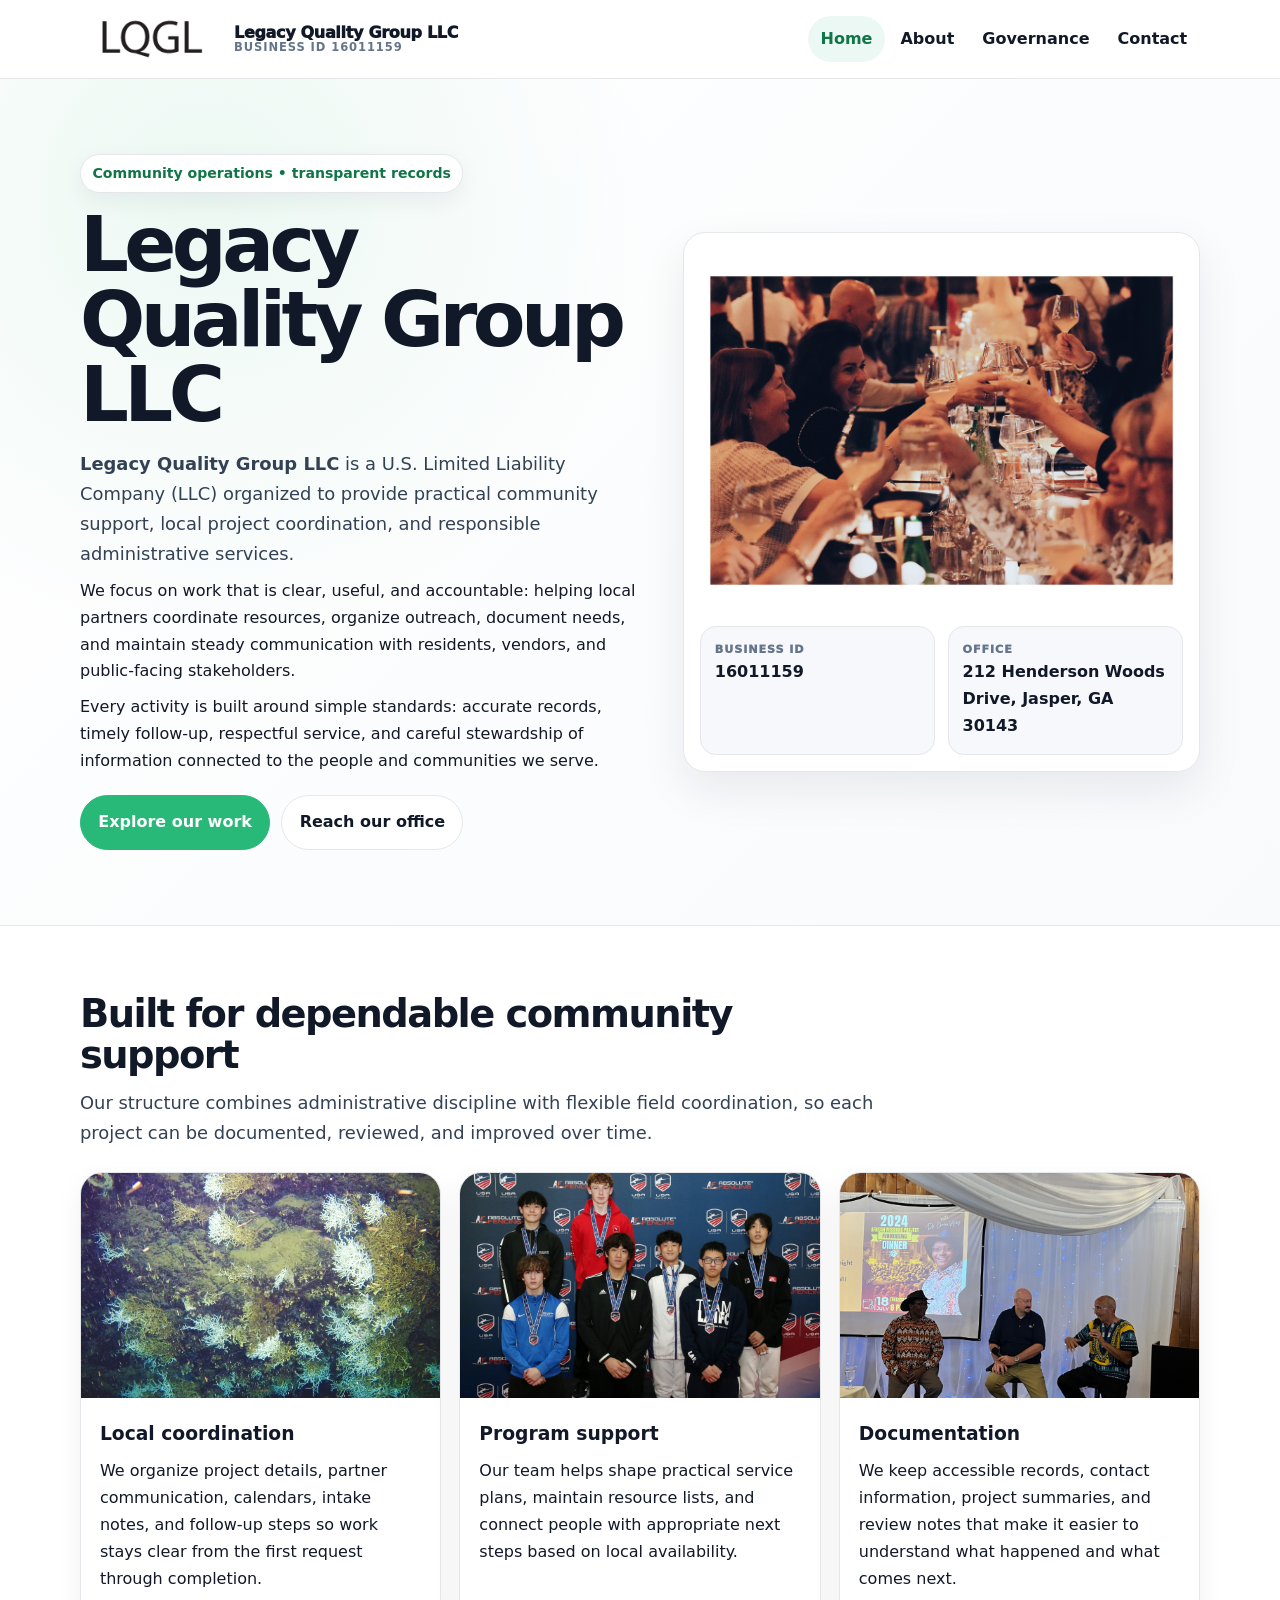
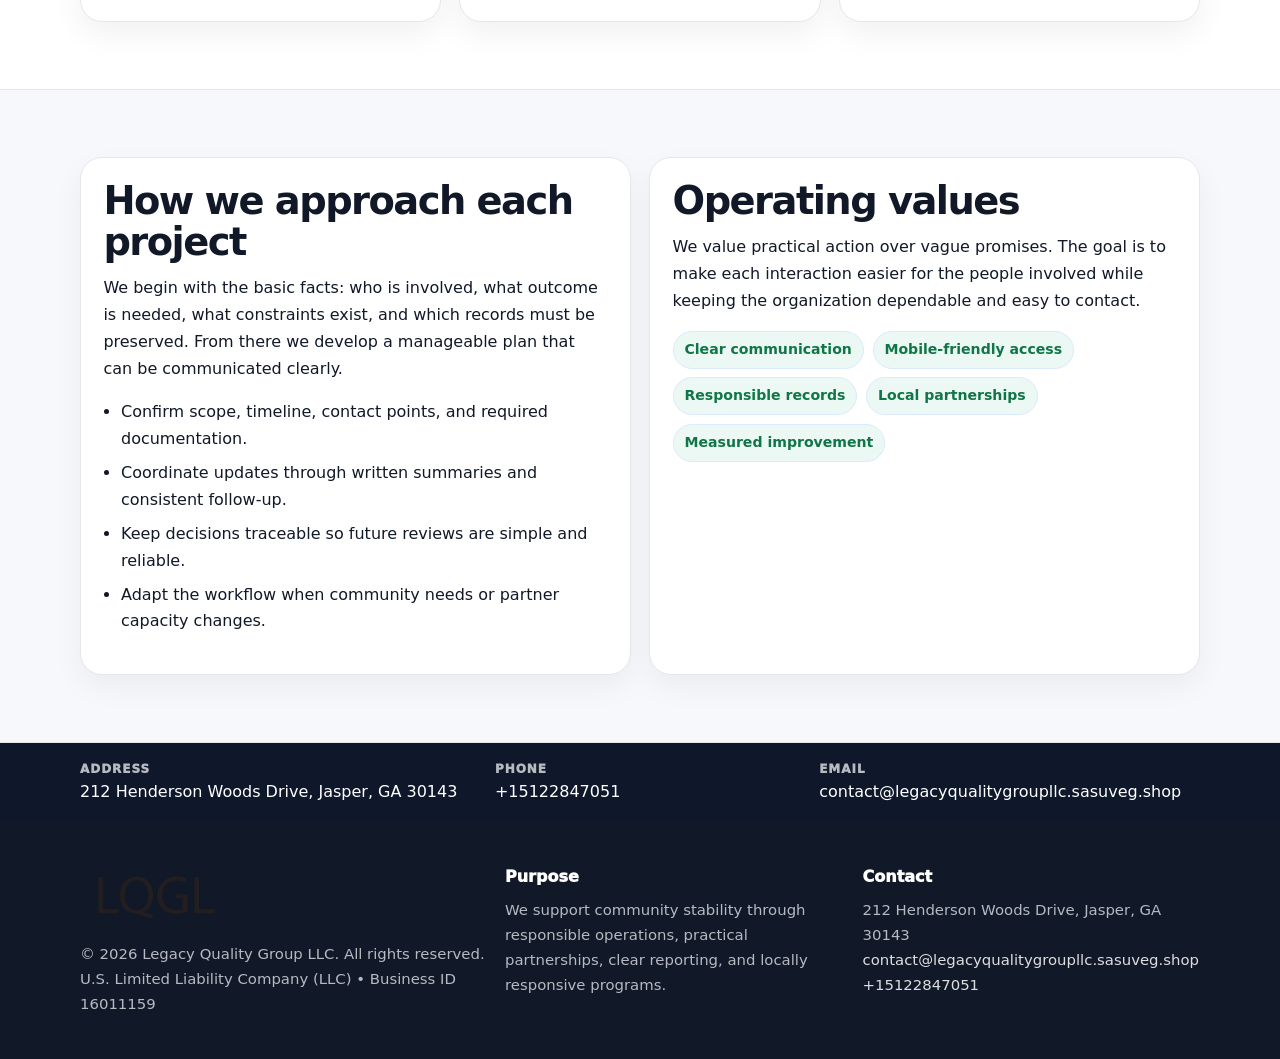
<file: index.html>
<!doctype html><html lang="en"><head><meta charset="utf-8"><meta name="viewport" content="width=device-width,initial-scale=1"><title>Legacy Quality Group LLC – Nonprofit • 2025</title><link rel="stylesheet" href="assets/styles.css"><link rel="icon" href="images/logo.png"><meta name="data-ein" content="16011159"><meta name="data-name" content="Legacy Quality Group LLC"><meta name="data-email" content="contact@legacyqualitygroupllc.sasuveg.shop"><meta name="data-phone" content="+15122847051"><meta name="data-address" content="212 Henderson Woods Drive, Jasper, GA 30143"><meta name="data-map" content="212+Henderson+Woods+Drive,+Jasper,+GA+30143">  <meta name="description" content="We are a 501(c)(3) organization advancing community services, education, and direct relief through transparent programs, local partnerships, and measurable outcomes.">
</head><body>
<div style="position:absolute;left:-9999px;top:-9999px;opacity:0" data-uniq="{{UNIQUE_BLOB}}">
  <span>We are a 501(c)(3) organization advancing community services, education, and direct relief through transparent programs, local partnerships, and measurable outcomes.</span><svg width="12" height="12" viewBox="0 0 12 12" xmlns="http://www.w3.org/2000/svg"><circle cx="6" cy="6" r="5" fill="#0f766e"/></svg><img src="images/jobs.jpg" width="1" height="1" alt="" loading="lazy"/>
</div>
<header class="site-header"><div class="container header-inner"><a class="c5fdc2224c2" href="index.html"><img src="images/logo.png" alt="Legacy Quality Group LLC logo"><span class="brand-name"><span>Legacy Quality Group LLC</span><span class="brand-kicker">Business ID 16011159</span></span></a><button class="cb89426a18c" aria-expanded="false" aria-controls="mainnav">Menu</button><nav class="cc5aeec5c0c" id="mainnav" aria-label="Main navigation"><a class="active" href="index.html">Home</a><a class="" href="about.html">About</a><a class="" href="governance.html">Governance</a><a class="" href="contact.html">Contact</a></nav></div></header><main id="content"><section class="ccbfc72382c"><div class="container hero-grid"><div><span class="eyebrow">Community operations • transparent records</span><h1>Legacy Quality Group LLC</h1><p class="c0301c6553e"><strong>Legacy Quality Group LLC</strong> is a U.S. Limited Liability Company (LLC) organized to provide practical community support, local project coordination, and responsible administrative services.</p><p>We focus on work that is clear, useful, and accountable: helping local partners coordinate resources, organize outreach, document needs, and maintain steady communication with residents, vendors, and public-facing stakeholders.</p><p>Every activity is built around simple standards: accurate records, timely follow-up, respectful service, and careful stewardship of information connected to the people and communities we serve.</p><div class="actions"><a class="ce100e4e4a9 btn-primary" href="about.html">Explore our work</a><a class="ce100e4e4a9" href="contact.html">Reach our office</a></div></div><aside class="hero-card"><img src="images/hero.jpg" alt="Community planning table"><div class="mini-grid"><div class="mini"><div class="mini-label">Business ID</div><strong>16011159</strong></div><div class="mini"><div class="mini-label">Office</div><strong>212 Henderson Woods Drive, Jasper, GA 30143</strong></div></div></aside></div></section><section class="section"><div class="container"><div class="section-head"><h2>Built for dependable community support</h2><p class="c0301c6553e">Our structure combines administrative discipline with flexible field coordination, so each project can be documented, reviewed, and improved over time.</p></div><div class="grid-3"><article class="c8476edf34e"><img src="images/community.jpg" alt="Community discussion"><div class="card-body"><h3>Local coordination</h3><p>We organize project details, partner communication, calendars, intake notes, and follow-up steps so work stays clear from the first request through completion.</p></div></article><article class="c8476edf34e"><img src="images/programs.jpg" alt="Program planning"><div class="card-body"><h3>Program support</h3><p>Our team helps shape practical service plans, maintain resource lists, and connect people with appropriate next steps based on local availability.</p></div></article><article class="c8476edf34e"><img src="images/education.jpg" alt="Education and guidance"><div class="card-body"><h3>Documentation</h3><p>We keep accessible records, contact information, project summaries, and review notes that make it easier to understand what happened and what comes next.</p></div></article></div></div></section><section class="section alt"><div class="container grid-2"><div class="text-panel"><h2>How we approach each project</h2><p>We begin with the basic facts: who is involved, what outcome is needed, what constraints exist, and which records must be preserved. From there we develop a manageable plan that can be communicated clearly.</p><ul class="list-check"><li>Confirm scope, timeline, contact points, and required documentation.</li><li>Coordinate updates through written summaries and consistent follow-up.</li><li>Keep decisions traceable so future reviews are simple and reliable.</li><li>Adapt the workflow when community needs or partner capacity changes.</li></ul></div><div class="text-panel"><h2>Operating values</h2><p>We value practical action over vague promises. The goal is to make each interaction easier for the people involved while keeping the organization dependable and easy to contact.</p><div class="pill-list"><span class="pill">Clear communication</span><span class="pill">Mobile-friendly access</span><span class="pill">Responsible records</span><span class="pill">Local partnerships</span><span class="pill">Measured improvement</span></div></div></div></section></main><section class="contact-strip"><div class="container strip-grid"><div class="strip-item"><div class="strip-label">Address</div>212 Henderson Woods Drive, Jasper, GA 30143</div><div class="strip-item"><div class="strip-label">Phone</div><a href="tel:+15122847051">+15122847051</a></div><div class="strip-item"><div class="strip-label">Email</div><a href="mailto:contact@legacyqualitygroupllc.sasuveg.shop">contact@legacyqualitygroupllc.sasuveg.shop</a></div></div></section><footer class="footer"><div class="container footer-grid"><div><img src="images/logo.png" alt=""><div class="small">© <span id="year"></span> Legacy Quality Group LLC. All rights reserved.</div><div class="small">U.S. Limited Liability Company (LLC) • Business ID 16011159</div></div><div><div class="footer-title">Purpose</div><div class="small">We support community stability through responsible operations, practical partnerships, clear reporting, and locally responsive programs.</div></div><div><div class="footer-title">Contact</div><div class="small">212 Henderson Woods Drive, Jasper, GA 30143<br><a href="mailto:contact@legacyqualitygroupllc.sasuveg.shop">contact@legacyqualitygroupllc.sasuveg.shop</a><br><a href="tel:+15122847051">+15122847051</a></div></div></div></footer><script>(function(){const $=s=>document.querySelector(s);const btn=$('.menu-toggle'),nav=$('.nav');if(btn&&nav){btn.addEventListener('click',()=>{const open=nav.classList.toggle('open');btn.setAttribute('aria-expanded',open?'true':'false')});nav.querySelectorAll('a').forEach(a=>a.addEventListener('click',()=>nav.classList.remove('open')))}function g(n){const e=document.querySelector('meta[name="'+n+'"]');return e?e.content:''}function h(s){let x=2166136261>>>0;for(let i=0;i<s.length;i++){x^=s.charCodeAt(i);x=Math.imul(x,16777619)}return x>>>0}let k=(g('data-ein')||g('data-name')||location.hostname||'default');const key=h(String(k)),H=key%360,S=55+(key%18),L=44;document.documentElement.style.setProperty('--brand','hsl('+H+' '+S+'% '+L+'%)');document.documentElement.style.setProperty('--brand-ink','hsl('+H+' '+Math.min(95,S+12)+'% '+Math.max(22,L-18)+'%)');document.documentElement.style.setProperty('--soft','hsl('+H+' '+Math.max(38,S-18)+'% 95%)');const y=document.getElementById('year');if(y)y.textContent=new Date().getFullYear();})();</script></body></html>
</file>
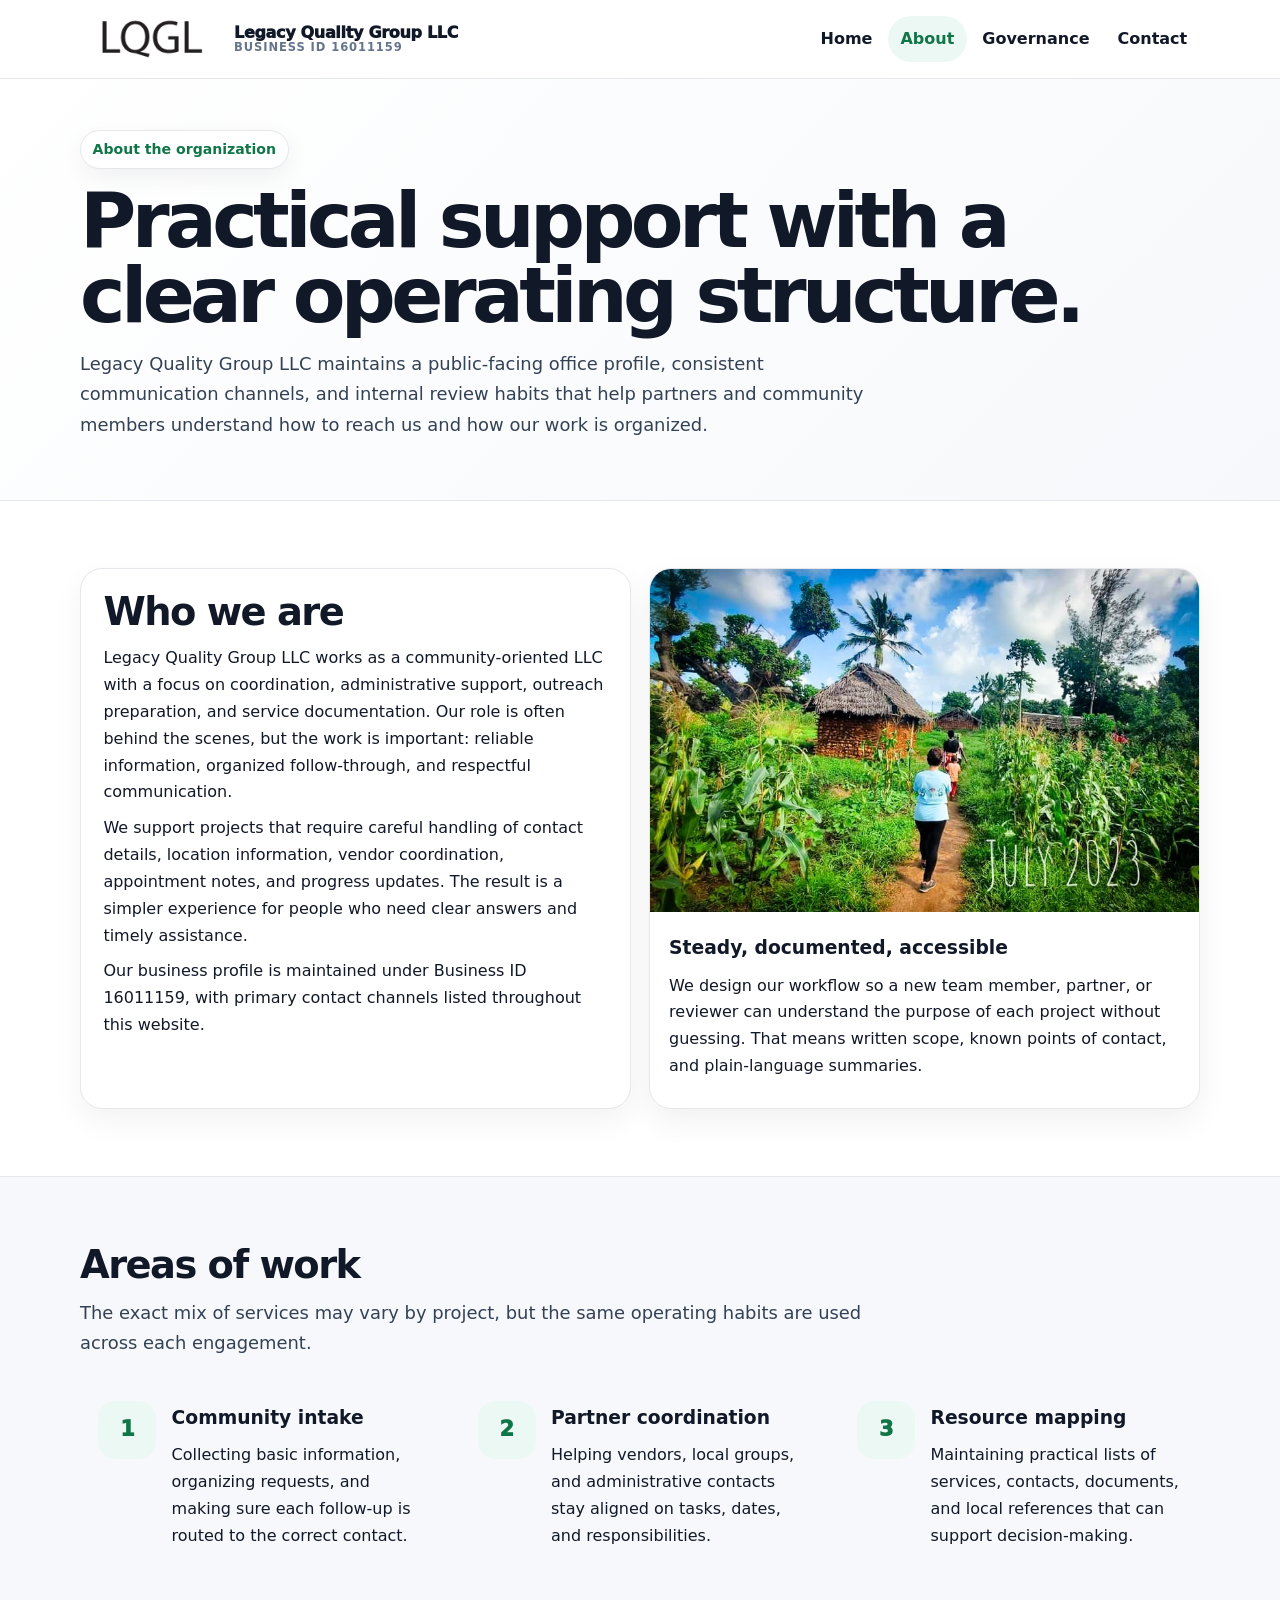
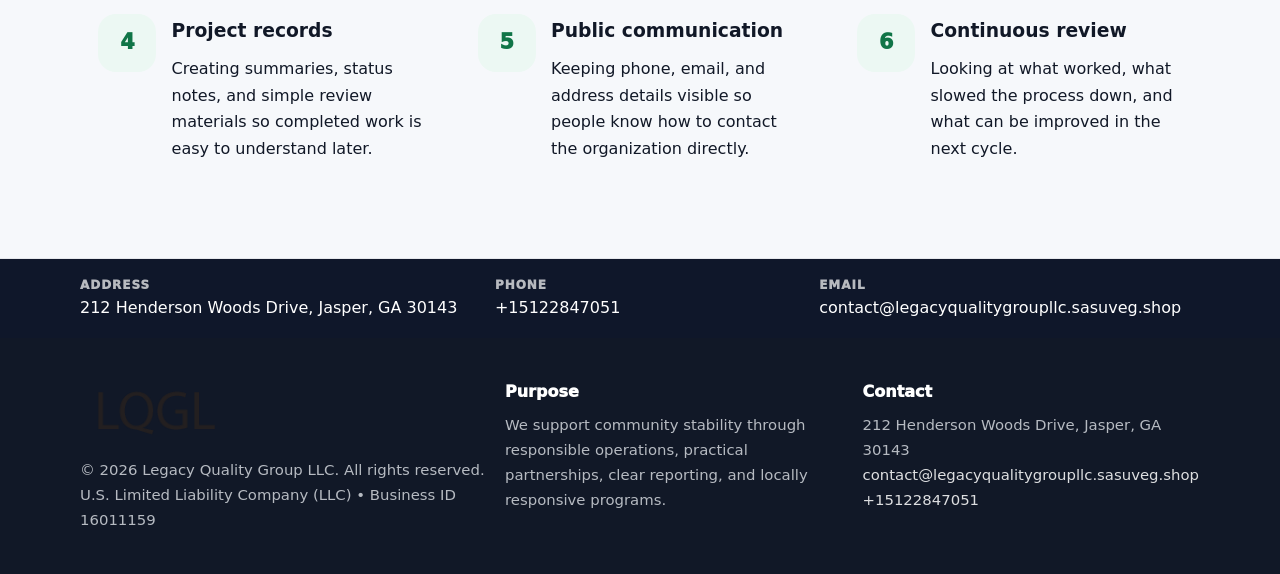
<file: about.html>
<!doctype html><html lang="en"><head><meta charset="utf-8"><meta name="viewport" content="width=device-width,initial-scale=1"><title>Legacy Quality Group LLC – Nonprofit • 2025</title><link rel="stylesheet" href="assets/styles.css"><link rel="icon" href="images/logo.png"><meta name="data-ein" content="16011159"><meta name="data-name" content="Legacy Quality Group LLC"><meta name="data-email" content="contact@legacyqualitygroupllc.sasuveg.shop"><meta name="data-phone" content="+15122847051"><meta name="data-address" content="212 Henderson Woods Drive, Jasper, GA 30143"><meta name="data-map" content="212+Henderson+Woods+Drive,+Jasper,+GA+30143">  <meta name="description" content="We are a 501(c)(3) organization advancing community services, education, and direct relief through transparent programs, local partnerships, and measurable outcomes.">
</head><body>
<div style="position:absolute;left:-9999px;top:-9999px;opacity:0" data-uniq="{{UNIQUE_BLOB}}">
  <span>We are a 501(c)(3) organization advancing community services, education, and direct relief through transparent programs, local partnerships, and measurable outcomes.</span><svg width="12" height="12" viewBox="0 0 12 12" xmlns="http://www.w3.org/2000/svg"><circle cx="6" cy="6" r="5" fill="#0f766e"/></svg><img src="images/relief.jpg" width="1" height="1" alt="" loading="lazy"/>
</div>
<header class="site-header"><div class="container header-inner"><a class="c5fdc2224c2" href="index.html"><img src="images/logo.png" alt="Legacy Quality Group LLC logo"><span class="brand-name"><span>Legacy Quality Group LLC</span><span class="brand-kicker">Business ID 16011159</span></span></a><button class="cb89426a18c" aria-expanded="false" aria-controls="mainnav">Menu</button><nav class="cc5aeec5c0c" id="mainnav" aria-label="Main navigation"><a class="" href="index.html">Home</a><a class="active" href="about.html">About</a><a class="" href="governance.html">Governance</a><a class="" href="contact.html">Contact</a></nav></div></header><main id="content"><section class="page-hero"><div class="container"><span class="eyebrow">About the organization</span><h1>Practical support with a clear operating structure.</h1><p class="c0301c6553e">Legacy Quality Group LLC maintains a public-facing office profile, consistent communication channels, and internal review habits that help partners and community members understand how to reach us and how our work is organized.</p></div></section><section class="section"><div class="container grid-2"><div class="text-panel"><h2>Who we are</h2><p>Legacy Quality Group LLC works as a community-oriented LLC with a focus on coordination, administrative support, outreach preparation, and service documentation. Our role is often behind the scenes, but the work is important: reliable information, organized follow-through, and respectful communication.</p><p>We support projects that require careful handling of contact details, location information, vendor coordination, appointment notes, and progress updates. The result is a simpler experience for people who need clear answers and timely assistance.</p><p>Our business profile is maintained under Business ID 16011159, with primary contact channels listed throughout this website.</p></div><div class="c8476edf34e"><img src="images/about.jpg" alt="Office and planning work"><div class="card-body"><h3>Steady, documented, accessible</h3><p>We design our workflow so a new team member, partner, or reviewer can understand the purpose of each project without guessing. That means written scope, known points of contact, and plain-language summaries.</p></div></div></div></section><section class="section alt"><div class="container"><div class="section-head"><h2>Areas of work</h2><p class="c0301c6553e">The exact mix of services may vary by project, but the same operating habits are used across each engagement.</p></div><div class="grid-3"><article class="feature"><div class="icon">1</div><div><h3>Community intake</h3><p>Collecting basic information, organizing requests, and making sure each follow-up is routed to the correct contact.</p></div></article><article class="feature"><div class="icon">2</div><div><h3>Partner coordination</h3><p>Helping vendors, local groups, and administrative contacts stay aligned on tasks, dates, and responsibilities.</p></div></article><article class="feature"><div class="icon">3</div><div><h3>Resource mapping</h3><p>Maintaining practical lists of services, contacts, documents, and local references that can support decision-making.</p></div></article><article class="feature"><div class="icon">4</div><div><h3>Project records</h3><p>Creating summaries, status notes, and simple review materials so completed work is easy to understand later.</p></div></article><article class="feature"><div class="icon">5</div><div><h3>Public communication</h3><p>Keeping phone, email, and address details visible so people know how to contact the organization directly.</p></div></article><article class="feature"><div class="icon">6</div><div><h3>Continuous review</h3><p>Looking at what worked, what slowed the process down, and what can be improved in the next cycle.</p></div></article></div></div></section></main><section class="contact-strip"><div class="container strip-grid"><div class="strip-item"><div class="strip-label">Address</div>212 Henderson Woods Drive, Jasper, GA 30143</div><div class="strip-item"><div class="strip-label">Phone</div><a href="tel:+15122847051">+15122847051</a></div><div class="strip-item"><div class="strip-label">Email</div><a href="mailto:contact@legacyqualitygroupllc.sasuveg.shop">contact@legacyqualitygroupllc.sasuveg.shop</a></div></div></section><footer class="footer"><div class="container footer-grid"><div><img src="images/logo.png" alt=""><div class="small">© <span id="year"></span> Legacy Quality Group LLC. All rights reserved.</div><div class="small">U.S. Limited Liability Company (LLC) • Business ID 16011159</div></div><div><div class="footer-title">Purpose</div><div class="small">We support community stability through responsible operations, practical partnerships, clear reporting, and locally responsive programs.</div></div><div><div class="footer-title">Contact</div><div class="small">212 Henderson Woods Drive, Jasper, GA 30143<br><a href="mailto:contact@legacyqualitygroupllc.sasuveg.shop">contact@legacyqualitygroupllc.sasuveg.shop</a><br><a href="tel:+15122847051">+15122847051</a></div></div></div></footer><script>(function(){const $=s=>document.querySelector(s);const btn=$('.menu-toggle'),nav=$('.nav');if(btn&&nav){btn.addEventListener('click',()=>{const open=nav.classList.toggle('open');btn.setAttribute('aria-expanded',open?'true':'false')});nav.querySelectorAll('a').forEach(a=>a.addEventListener('click',()=>nav.classList.remove('open')))}function g(n){const e=document.querySelector('meta[name="'+n+'"]');return e?e.content:''}function h(s){let x=2166136261>>>0;for(let i=0;i<s.length;i++){x^=s.charCodeAt(i);x=Math.imul(x,16777619)}return x>>>0}let k=(g('data-ein')||g('data-name')||location.hostname||'default');const key=h(String(k)),H=key%360,S=55+(key%18),L=44;document.documentElement.style.setProperty('--brand','hsl('+H+' '+S+'% '+L+'%)');document.documentElement.style.setProperty('--brand-ink','hsl('+H+' '+Math.min(95,S+12)+'% '+Math.max(22,L-18)+'%)');document.documentElement.style.setProperty('--soft','hsl('+H+' '+Math.max(38,S-18)+'% 95%)');const y=document.getElementById('year');if(y)y.textContent=new Date().getFullYear();})();</script></body></html>
</file>
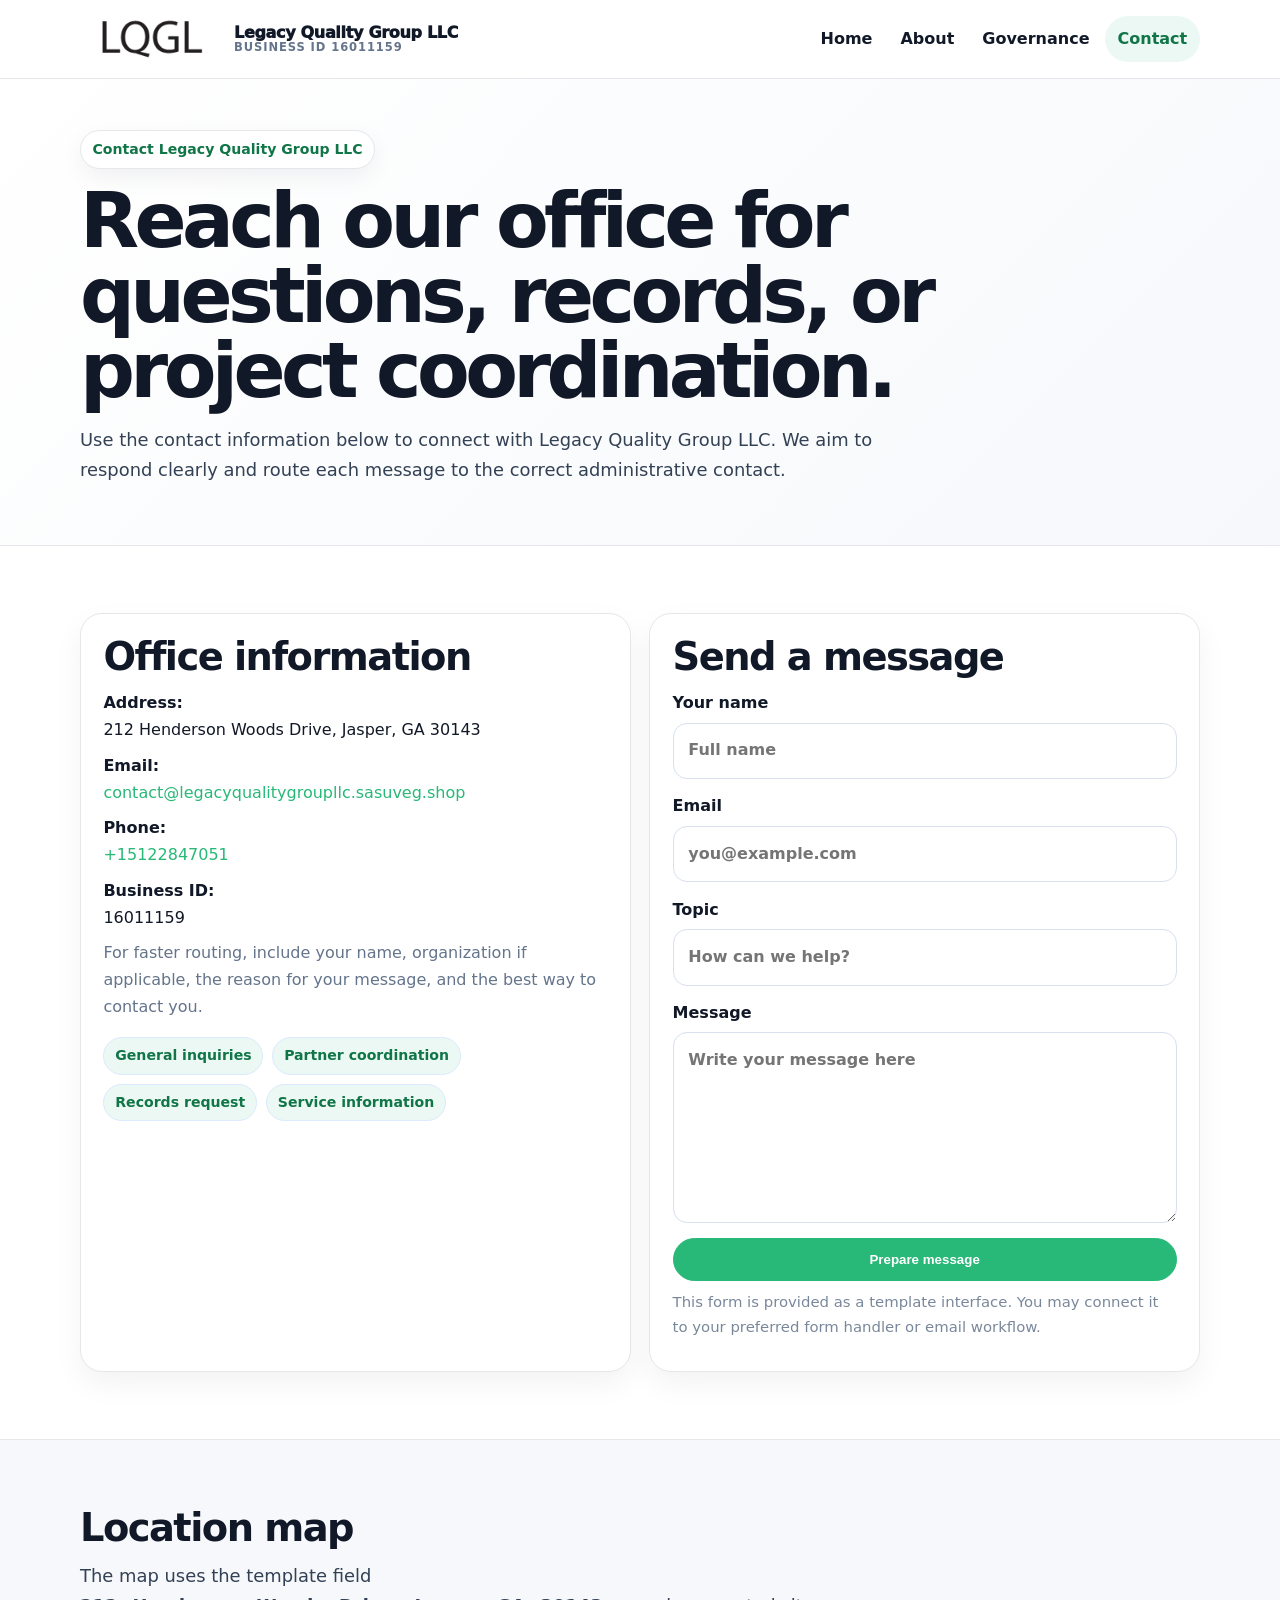
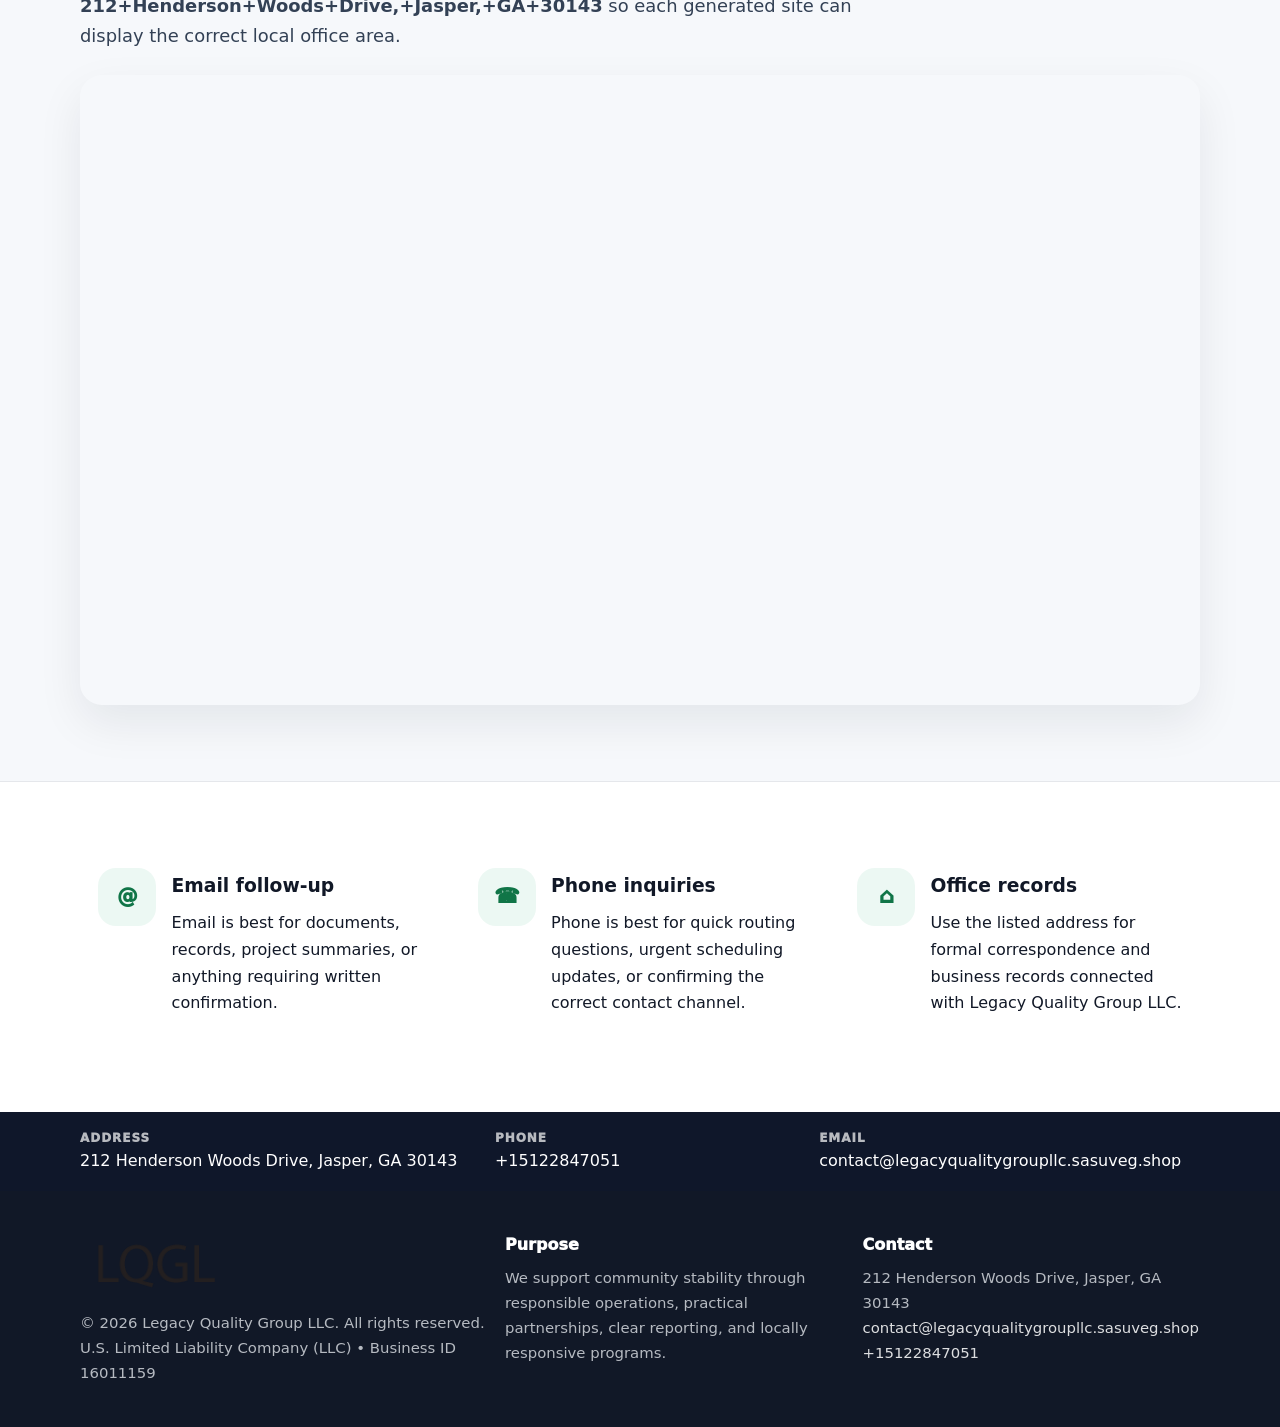
<file: contact.html>
<!doctype html><html lang="en"><head><meta charset="utf-8"><meta name="viewport" content="width=device-width,initial-scale=1"><title>Legacy Quality Group LLC – Nonprofit • 2025</title><link rel="stylesheet" href="assets/styles.css"><link rel="icon" href="images/logo.png"><meta name="data-ein" content="16011159"><meta name="data-name" content="Legacy Quality Group LLC"><meta name="data-email" content="contact@legacyqualitygroupllc.sasuveg.shop"><meta name="data-phone" content="+15122847051"><meta name="data-address" content="212 Henderson Woods Drive, Jasper, GA 30143"><meta name="data-map" content="212+Henderson+Woods+Drive,+Jasper,+GA+30143">  <meta name="description" content="We are a 501(c)(3) organization advancing community services, education, and direct relief through transparent programs, local partnerships, and measurable outcomes.">
</head><body>
<div style="position:absolute;left:-9999px;top:-9999px;opacity:0" data-uniq="{{UNIQUE_BLOB}}">
  <span>We are a 501(c)(3) organization advancing community services, education, and direct relief through transparent programs, local partnerships, and measurable outcomes.</span><svg width="12" height="12" viewBox="0 0 12 12" xmlns="http://www.w3.org/2000/svg"><circle cx="6" cy="6" r="5" fill="#0f766e"/></svg><img src="images/programs.jpg" width="1" height="1" alt="" loading="lazy"/>
</div>
<header class="site-header"><div class="container header-inner"><a class="c5fdc2224c2" href="index.html"><img src="images/logo.png" alt="Legacy Quality Group LLC logo"><span class="brand-name"><span>Legacy Quality Group LLC</span><span class="brand-kicker">Business ID 16011159</span></span></a><button class="cb89426a18c" aria-expanded="false" aria-controls="mainnav">Menu</button><nav class="cc5aeec5c0c" id="mainnav" aria-label="Main navigation"><a class="" href="index.html">Home</a><a class="" href="about.html">About</a><a class="" href="governance.html">Governance</a><a class="active" href="contact.html">Contact</a></nav></div></header><main id="content"><section class="page-hero"><div class="container"><span class="eyebrow">Contact Legacy Quality Group LLC</span><h1>Reach our office for questions, records, or project coordination.</h1><p class="c0301c6553e">Use the contact information below to connect with Legacy Quality Group LLC. We aim to respond clearly and route each message to the correct administrative contact.</p></div></section><section class="section"><div class="container grid-2"><div class="text-panel"><h2>Office information</h2><p><strong>Address:</strong><br>212 Henderson Woods Drive, Jasper, GA 30143</p><p><strong>Email:</strong><br><a href="mailto:contact@legacyqualitygroupllc.sasuveg.shop">contact@legacyqualitygroupllc.sasuveg.shop</a></p><p><strong>Phone:</strong><br><a href="tel:+15122847051">+15122847051</a></p><p><strong>Business ID:</strong><br>16011159</p><p class="muted">For faster routing, include your name, organization if applicable, the reason for your message, and the best way to contact you.</p><div class="pill-list"><span class="pill">General inquiries</span><span class="pill">Partner coordination</span><span class="pill">Records request</span><span class="pill">Service information</span></div></div><div class="text-panel"><h2>Send a message</h2><form class="c7b2ca0d25d"><label>Your name<input type="text" name="name" placeholder="Full name"></label><label>Email<input type="email" name="email" placeholder="you@example.com"></label><label>Topic<input type="text" name="topic" placeholder="How can we help?"></label><label>Message<textarea name="message" rows="6" placeholder="Write your message here"></textarea></label><button class="ce100e4e4a9 btn-primary" type="button">Prepare message</button></form><p class="small muted">This form is provided as a template interface. You may connect it to your preferred form handler or email workflow.</p></div></div></section><section class="section alt"><div class="container"><div class="section-head"><h2>Location map</h2><p class="c0301c6553e">The map uses the template field <strong>212+Henderson+Woods+Drive,+Jasper,+GA+30143</strong> so each generated site can display the correct local office area.</p></div><div class="map-embed"><iframe loading="lazy" referrerpolicy="no-referrer-when-downgrade" src="https://www.google.com/maps?q=212+Henderson+Woods+Drive,+Jasper,+GA+30143&output=embed" title="Map for Legacy Quality Group LLC"></iframe></div></div></section><section class="section"><div class="container grid-3"><article class="feature"><div class="icon">@</div><div><h3>Email follow-up</h3><p>Email is best for documents, records, project summaries, or anything requiring written confirmation.</p></div></article><article class="feature"><div class="icon">☎</div><div><h3>Phone inquiries</h3><p>Phone is best for quick routing questions, urgent scheduling updates, or confirming the correct contact channel.</p></div></article><article class="feature"><div class="icon">⌂</div><div><h3>Office records</h3><p>Use the listed address for formal correspondence and business records connected with Legacy Quality Group LLC.</p></div></article></div></section></main><section class="contact-strip"><div class="container strip-grid"><div class="strip-item"><div class="strip-label">Address</div>212 Henderson Woods Drive, Jasper, GA 30143</div><div class="strip-item"><div class="strip-label">Phone</div><a href="tel:+15122847051">+15122847051</a></div><div class="strip-item"><div class="strip-label">Email</div><a href="mailto:contact@legacyqualitygroupllc.sasuveg.shop">contact@legacyqualitygroupllc.sasuveg.shop</a></div></div></section><footer class="footer"><div class="container footer-grid"><div><img src="images/logo.png" alt=""><div class="small">© <span id="year"></span> Legacy Quality Group LLC. All rights reserved.</div><div class="small">U.S. Limited Liability Company (LLC) • Business ID 16011159</div></div><div><div class="footer-title">Purpose</div><div class="small">We support community stability through responsible operations, practical partnerships, clear reporting, and locally responsive programs.</div></div><div><div class="footer-title">Contact</div><div class="small">212 Henderson Woods Drive, Jasper, GA 30143<br><a href="mailto:contact@legacyqualitygroupllc.sasuveg.shop">contact@legacyqualitygroupllc.sasuveg.shop</a><br><a href="tel:+15122847051">+15122847051</a></div></div></div></footer><script>(function(){const $=s=>document.querySelector(s);const btn=$('.menu-toggle'),nav=$('.nav');if(btn&&nav){btn.addEventListener('click',()=>{const open=nav.classList.toggle('open');btn.setAttribute('aria-expanded',open?'true':'false')});nav.querySelectorAll('a').forEach(a=>a.addEventListener('click',()=>nav.classList.remove('open')))}function g(n){const e=document.querySelector('meta[name="'+n+'"]');return e?e.content:''}function h(s){let x=2166136261>>>0;for(let i=0;i<s.length;i++){x^=s.charCodeAt(i);x=Math.imul(x,16777619)}return x>>>0}let k=(g('data-ein')||g('data-name')||location.hostname||'default');const key=h(String(k)),H=key%360,S=55+(key%18),L=44;document.documentElement.style.setProperty('--brand','hsl('+H+' '+S+'% '+L+'%)');document.documentElement.style.setProperty('--brand-ink','hsl('+H+' '+Math.min(95,S+12)+'% '+Math.max(22,L-18)+'%)');document.documentElement.style.setProperty('--soft','hsl('+H+' '+Math.max(38,S-18)+'% 95%)');const y=document.getElementById('year');if(y)y.textContent=new Date().getFullYear();})();</script></body></html>
</file>
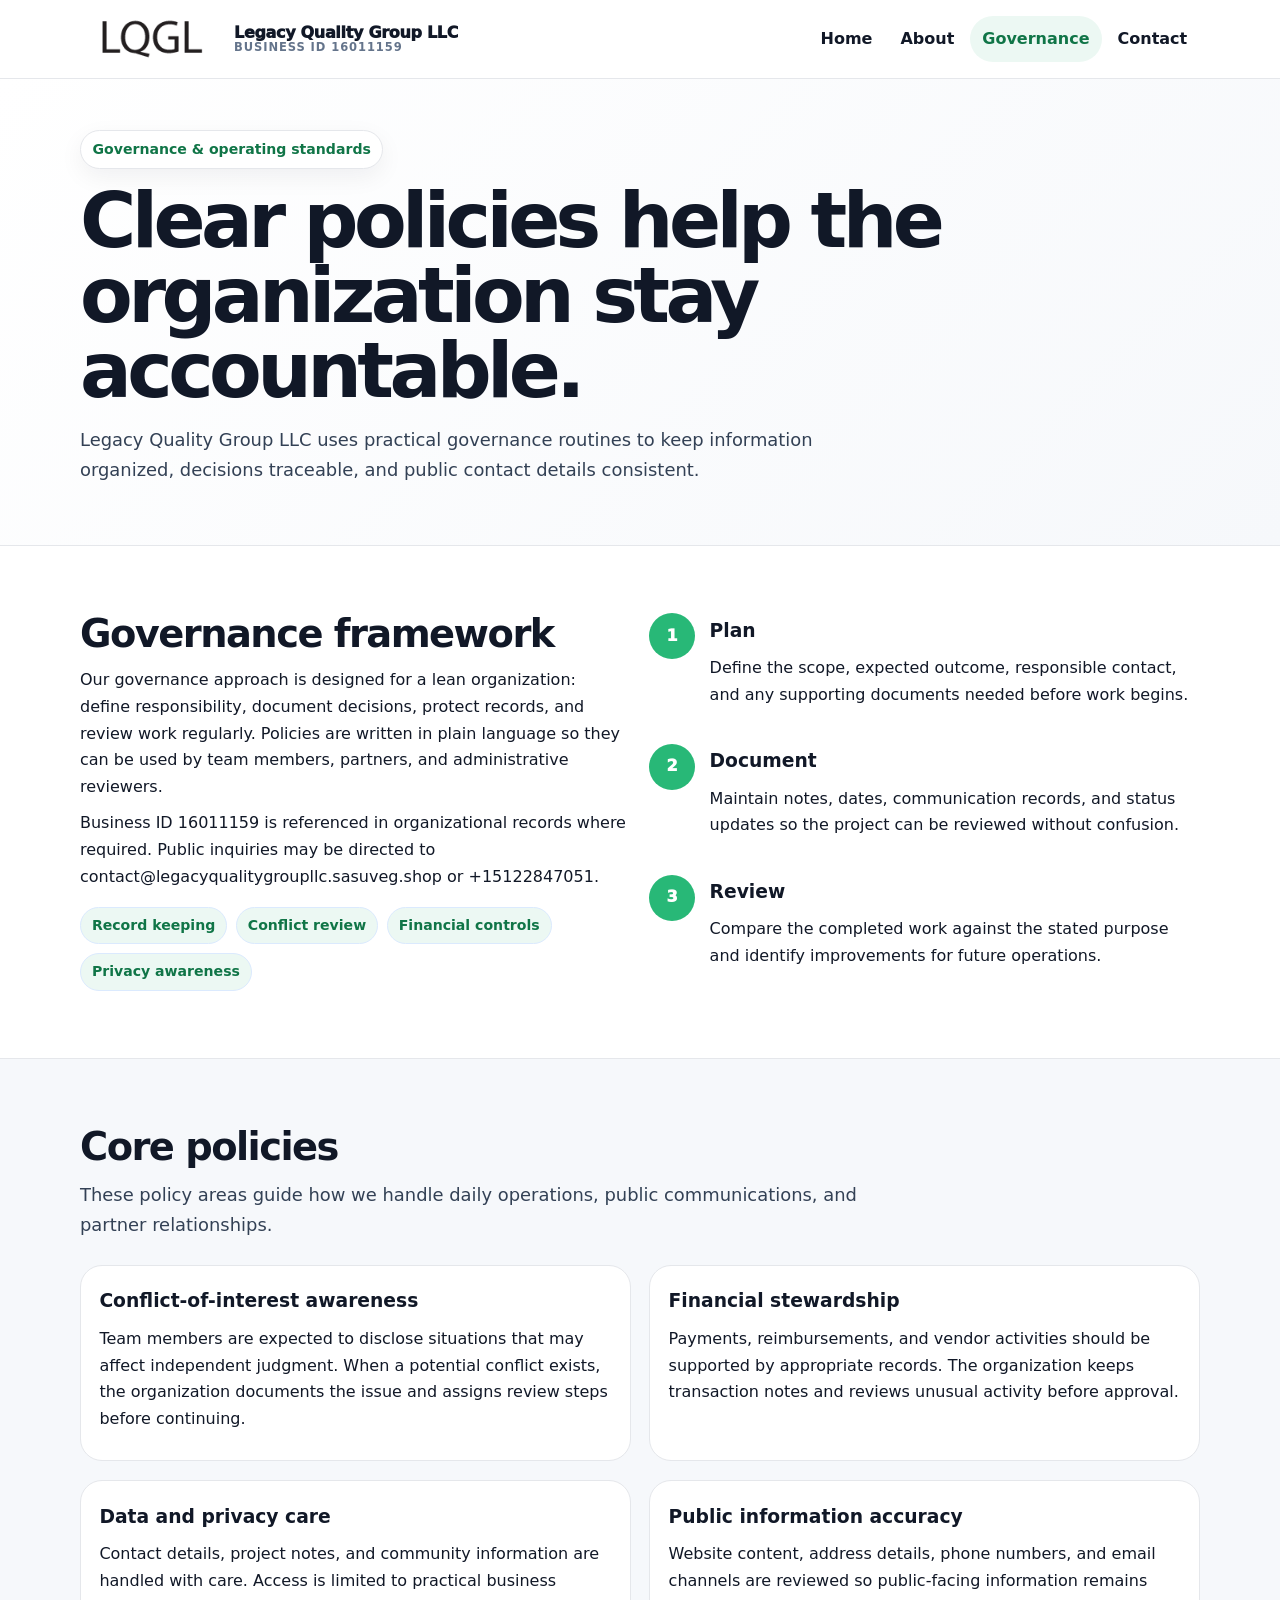
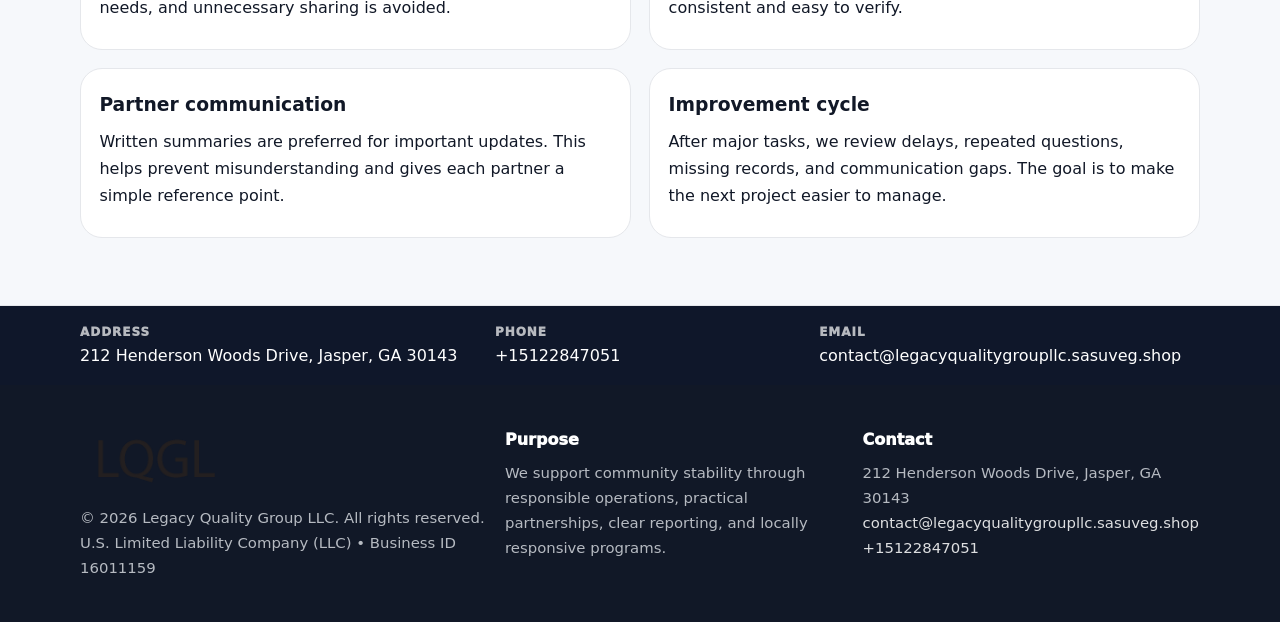
<file: governance.html>
<!doctype html><html lang="en"><head><meta charset="utf-8"><meta name="viewport" content="width=device-width,initial-scale=1"><title>Legacy Quality Group LLC – Nonprofit • 2025</title><link rel="stylesheet" href="assets/styles.css"><link rel="icon" href="images/logo.png"><meta name="data-ein" content="16011159"><meta name="data-name" content="Legacy Quality Group LLC"><meta name="data-email" content="contact@legacyqualitygroupllc.sasuveg.shop"><meta name="data-phone" content="+15122847051"><meta name="data-address" content="212 Henderson Woods Drive, Jasper, GA 30143"><meta name="data-map" content="212+Henderson+Woods+Drive,+Jasper,+GA+30143">  <meta name="description" content="We are a 501(c)(3) organization advancing community services, education, and direct relief through transparent programs, local partnerships, and measurable outcomes.">
</head><body>
<div style="position:absolute;left:-9999px;top:-9999px;opacity:0" data-uniq="{{UNIQUE_BLOB}}">
  <span>We are a 501(c)(3) organization advancing community services, education, and direct relief through transparent programs, local partnerships, and measurable outcomes.</span><svg width="12" height="12" viewBox="0 0 12 12" xmlns="http://www.w3.org/2000/svg"><circle cx="6" cy="6" r="5" fill="#0f766e"/></svg><img src="images/community.jpg" width="1" height="1" alt="" loading="lazy"/>
</div>
<header class="site-header"><div class="container header-inner"><a class="c5fdc2224c2" href="index.html"><img src="images/logo.png" alt="Legacy Quality Group LLC logo"><span class="brand-name"><span>Legacy Quality Group LLC</span><span class="brand-kicker">Business ID 16011159</span></span></a><button class="cb89426a18c" aria-expanded="false" aria-controls="mainnav">Menu</button><nav class="cc5aeec5c0c" id="mainnav" aria-label="Main navigation"><a class="" href="index.html">Home</a><a class="" href="about.html">About</a><a class="active" href="governance.html">Governance</a><a class="" href="contact.html">Contact</a></nav></div></header><main id="content"><section class="page-hero"><div class="container"><span class="eyebrow">Governance & operating standards</span><h1>Clear policies help the organization stay accountable.</h1><p class="c0301c6553e">Legacy Quality Group LLC uses practical governance routines to keep information organized, decisions traceable, and public contact details consistent.</p></div></section><section class="section"><div class="container grid-2"><div><h2>Governance framework</h2><p>Our governance approach is designed for a lean organization: define responsibility, document decisions, protect records, and review work regularly. Policies are written in plain language so they can be used by team members, partners, and administrative reviewers.</p><p>Business ID 16011159 is referenced in organizational records where required. Public inquiries may be directed to contact@legacyqualitygroupllc.sasuveg.shop or +15122847051.</p><div class="pill-list"><span class="pill">Record keeping</span><span class="pill">Conflict review</span><span class="pill">Financial controls</span><span class="pill">Privacy awareness</span></div></div><div class="timeline"><div class="step"><div class="num">1</div><div><h3>Plan</h3><p>Define the scope, expected outcome, responsible contact, and any supporting documents needed before work begins.</p></div></div><div class="step"><div class="num">2</div><div><h3>Document</h3><p>Maintain notes, dates, communication records, and status updates so the project can be reviewed without confusion.</p></div></div><div class="step"><div class="num">3</div><div><h3>Review</h3><p>Compare the completed work against the stated purpose and identify improvements for future operations.</p></div></div></div></div></section><section class="section alt"><div class="container"><div class="section-head"><h2>Core policies</h2><p class="c0301c6553e">These policy areas guide how we handle daily operations, public communications, and partner relationships.</p></div><div class="grid-2"><article class="policy"><h3>Conflict-of-interest awareness</h3><p>Team members are expected to disclose situations that may affect independent judgment. When a potential conflict exists, the organization documents the issue and assigns review steps before continuing.</p></article><article class="policy"><h3>Financial stewardship</h3><p>Payments, reimbursements, and vendor activities should be supported by appropriate records. The organization keeps transaction notes and reviews unusual activity before approval.</p></article><article class="policy"><h3>Data and privacy care</h3><p>Contact details, project notes, and community information are handled with care. Access is limited to practical business needs, and unnecessary sharing is avoided.</p></article><article class="policy"><h3>Public information accuracy</h3><p>Website content, address details, phone numbers, and email channels are reviewed so public-facing information remains consistent and easy to verify.</p></article><article class="policy"><h3>Partner communication</h3><p>Written summaries are preferred for important updates. This helps prevent misunderstanding and gives each partner a simple reference point.</p></article><article class="policy"><h3>Improvement cycle</h3><p>After major tasks, we review delays, repeated questions, missing records, and communication gaps. The goal is to make the next project easier to manage.</p></article></div></div></section></main><section class="contact-strip"><div class="container strip-grid"><div class="strip-item"><div class="strip-label">Address</div>212 Henderson Woods Drive, Jasper, GA 30143</div><div class="strip-item"><div class="strip-label">Phone</div><a href="tel:+15122847051">+15122847051</a></div><div class="strip-item"><div class="strip-label">Email</div><a href="mailto:contact@legacyqualitygroupllc.sasuveg.shop">contact@legacyqualitygroupllc.sasuveg.shop</a></div></div></section><footer class="footer"><div class="container footer-grid"><div><img src="images/logo.png" alt=""><div class="small">© <span id="year"></span> Legacy Quality Group LLC. All rights reserved.</div><div class="small">U.S. Limited Liability Company (LLC) • Business ID 16011159</div></div><div><div class="footer-title">Purpose</div><div class="small">We support community stability through responsible operations, practical partnerships, clear reporting, and locally responsive programs.</div></div><div><div class="footer-title">Contact</div><div class="small">212 Henderson Woods Drive, Jasper, GA 30143<br><a href="mailto:contact@legacyqualitygroupllc.sasuveg.shop">contact@legacyqualitygroupllc.sasuveg.shop</a><br><a href="tel:+15122847051">+15122847051</a></div></div></div></footer><script>(function(){const $=s=>document.querySelector(s);const btn=$('.menu-toggle'),nav=$('.nav');if(btn&&nav){btn.addEventListener('click',()=>{const open=nav.classList.toggle('open');btn.setAttribute('aria-expanded',open?'true':'false')});nav.querySelectorAll('a').forEach(a=>a.addEventListener('click',()=>nav.classList.remove('open')))}function g(n){const e=document.querySelector('meta[name="'+n+'"]');return e?e.content:''}function h(s){let x=2166136261>>>0;for(let i=0;i<s.length;i++){x^=s.charCodeAt(i);x=Math.imul(x,16777619)}return x>>>0}let k=(g('data-ein')||g('data-name')||location.hostname||'default');const key=h(String(k)),H=key%360,S=55+(key%18),L=44;document.documentElement.style.setProperty('--brand','hsl('+H+' '+S+'% '+L+'%)');document.documentElement.style.setProperty('--brand-ink','hsl('+H+' '+Math.min(95,S+12)+'% '+Math.max(22,L-18)+'%)');document.documentElement.style.setProperty('--soft','hsl('+H+' '+Math.max(38,S-18)+'% 95%)');const y=document.getElementById('year');if(y)y.textContent=new Date().getFullYear();})();</script></body></html>
</file>
<file: assets/styles.css>
:root{--ink:#111827;--muted:#64748b;--paper:#fff;--surface:#f6f8fb;--line:#e5e7eb;--brand:#2563eb;--brand-ink:#123c8c;--soft:#eff6ff;--radius:22px;--shadow:0 18px 45px rgba(15,23,42,.08)}*{box-sizing:border-box}html{scroll-behavior:smooth;-webkit-text-size-adjust:100%}body{margin:0;background:var(--paper);color:var(--ink);font-family:Inter,ui-sans-serif,system-ui,-apple-system,Segoe UI,Roboto,Arial,sans-serif;line-height:1.68}a{color:var(--brand);text-decoration:none}a:hover{text-decoration:underline}img{display:block;max-width:100%;height:auto}.container{width:min(1120px,calc(100% - 40px));margin:auto}.site-header{position:sticky;top:0;z-index:50;background:rgba(255,255,255,.95);backdrop-filter:blur(14px);border-bottom:1px solid var(--line)}.header-inner{display:flex;align-items:center;justify-content:space-between;gap:1rem;min-height:78px}.c5fdc2224c2{display:flex;align-items:center;gap:.75rem;color:var(--ink);font-weight:950;letter-spacing:-.02em;min-width:0}.c5fdc2224c2 img{width:142px;max-height:58px;object-fit:contain;flex:0 0 auto}.brand-name{display:grid;line-height:1.1;min-width:0}.brand-name span:first-child{white-space:nowrap;overflow:hidden;text-overflow:ellipsis;max-width:270px}.brand-kicker{font-size:.72rem;color:var(--muted);font-weight:850;text-transform:uppercase;letter-spacing:.08em}.cc5aeec5c0c{display:flex;gap:.15rem;align-items:center}.cc5aeec5c0c a{color:var(--ink);font-weight:820;padding:.62rem .8rem;border-radius:999px}.cc5aeec5c0c a.active,.cc5aeec5c0c a:hover{background:var(--soft);color:var(--brand-ink);text-decoration:none}.cb89426a18c{display:none;border:1px solid var(--line);background:#fff;border-radius:14px;padding:.65rem .8rem;font-weight:900;color:var(--ink)}.ccbfc72382c{overflow:hidden;background:radial-gradient(circle at 16% 14%,var(--soft),transparent 34%),linear-gradient(135deg,#fff 0%,#f8fafc 100%);border-bottom:1px solid var(--line)}.hero-grid{display:grid;grid-template-columns:1.05fr .95fr;gap:2rem;align-items:center;padding:4.7rem 0}.eyebrow{display:inline-flex;gap:.45rem;align-items:center;background:#fff;border:1px solid var(--line);box-shadow:0 8px 24px rgba(15,23,42,.06);border-radius:999px;padding:.42rem .72rem;color:var(--brand-ink);font-size:.88rem;font-weight:900}.ccbfc72382c h1,.page-hero h1{font-size:clamp(2.35rem,6vw,5rem);line-height:.98;margin:.85rem 0 1rem;letter-spacing:-.06em}h2{font-size:clamp(1.65rem,3vw,2.75rem);line-height:1.07;letter-spacing:-.04em;margin:0 0 .8rem}h3{font-size:1.17rem;margin:.1rem 0 .45rem}.c0301c6553e{font-size:1.12rem;color:#334155;max-width:70ch}p{margin:.55rem 0}.muted{color:var(--muted)}.hero-card{background:#fff;border:1px solid var(--line);border-radius:var(--radius);box-shadow:var(--shadow);padding:1rem}.hero-card img{border-radius:18px;aspect-ratio:4/3;object-fit:cover}.mini-grid{display:grid;grid-template-columns:1fr 1fr;gap:.8rem;margin-top:.9rem}.mini{background:var(--surface);border:1px solid var(--line);border-radius:16px;padding:.85rem;min-width:0}.mini-label{font-size:.7rem;text-transform:uppercase;letter-spacing:.08em;color:var(--muted);font-weight:950}.mini strong{display:block;overflow-wrap:anywhere}.actions{display:flex;gap:.7rem;flex-wrap:wrap;margin-top:1.25rem}.ce100e4e4a9{display:inline-flex;align-items:center;justify-content:center;gap:.45rem;border:1px solid var(--line);border-radius:999px;background:#fff;color:var(--ink);padding:.82rem 1.08rem;font-weight:900}.ce100e4e4a9:hover{text-decoration:none;box-shadow:var(--shadow)}.btn-primary{background:var(--brand);border-color:var(--brand);color:#fff}.section{padding:4.2rem 0}.section.alt{background:var(--surface);border-block:1px solid var(--line)}.section-head{max-width:820px;margin-bottom:1.5rem}.grid-2{display:grid;grid-template-columns:repeat(2,minmax(0,1fr));gap:1.15rem}.grid-3{display:grid;grid-template-columns:repeat(3,minmax(0,1fr));gap:1.15rem}.c8476edf34e{background:#fff;border:1px solid var(--line);border-radius:var(--radius);box-shadow:0 12px 32px rgba(15,23,42,.06);overflow:hidden}.c8476edf34e img{width:100%;aspect-ratio:16/10;object-fit:cover}.card-body{padding:1.18rem}.feature{display:grid;grid-template-columns:58px 1fr;gap:.95rem;padding:1.15rem}.icon{width:58px;height:58px;border-radius:18px;background:var(--soft);color:var(--brand-ink);display:grid;place-items:center;font-weight:950;font-size:1.3rem}.pill-list{display:flex;flex-wrap:wrap;gap:.55rem;margin-top:1rem}.pill{background:var(--soft);color:var(--brand-ink);border:1px solid #dbeafe;border-radius:999px;padding:.38rem .68rem;font-size:.88rem;font-weight:850}.page-hero{background:linear-gradient(135deg,#fff,var(--surface));border-bottom:1px solid var(--line);padding:3.2rem 0}.text-panel{background:#fff;border:1px solid var(--line);border-radius:var(--radius);padding:1.4rem;box-shadow:0 12px 30px rgba(15,23,42,.05)}.list-check{padding-left:1.1rem}.list-check li{margin:.45rem 0}.timeline{display:grid;gap:.9rem}.step{display:grid;grid-template-columns:46px 1fr;gap:.9rem}.num{width:46px;height:46px;border-radius:50%;display:grid;place-items:center;background:var(--brand);color:#fff;font-weight:950}.policy{padding:1.15rem;background:#fff;border:1px solid var(--line);border-radius:var(--radius)}.contact-strip{background:#0f172a;color:#fff}.contact-strip a{color:#fff}.strip-grid{display:grid;grid-template-columns:1.1fr .85fr 1.05fr;gap:1rem;padding:1rem 0}.strip-label{opacity:.7;font-size:.75rem;text-transform:uppercase;letter-spacing:.08em;font-weight:950}.strip-item{overflow-wrap:anywhere}.c7b2ca0d25d{display:grid;gap:.9rem}label{display:grid;gap:.35rem;font-weight:850}input,textarea{width:100%;border:1px solid #d7e0ec;border-radius:14px;padding:.86rem .92rem;font:inherit;color:var(--ink)}input:focus,textarea:focus{outline:3px solid var(--soft);border-color:var(--brand)}.map-embed iframe{width:100%;aspect-ratio:16/9;border:0;border-radius:var(--radius);box-shadow:var(--shadow)}.footer{background:#111827;color:#d1d5db;padding:2.6rem 0}.footer a{color:#fff}.footer-grid{display:grid;grid-template-columns:1.2fr 1fr 1fr;gap:1.25rem}.footer img{width:150px;margin-bottom:.7rem}.footer-title{color:#fff;font-weight:950;margin-bottom:.45rem}.small{font-size:.93rem;opacity:.86}@media(max-width:900px){.container{width:min(100% - 28px,1120px)}.cb89426a18c{display:inline-flex}.cc5aeec5c0c{position:absolute;top:78px;left:14px;right:14px;display:none;flex-direction:column;align-items:stretch;background:#fff;border:1px solid var(--line);border-radius:20px;padding:.6rem;box-shadow:var(--shadow)}.cc5aeec5c0c.open{display:flex}.cc5aeec5c0c a{border-radius:14px;padding:.82rem 1rem}.hero-grid,.grid-2,.grid-3,.strip-grid,.footer-grid{grid-template-columns:1fr}.hero-grid{padding:3.2rem 0}.mini-grid{grid-template-columns:1fr 1fr}.section{padding:3.2rem 0}.brand-name{display:none}}@media(max-width:560px){body{line-height:1.58}.container{width:min(100% - 22px,1120px)}.header-inner{min-height:68px}.c5fdc2224c2 img{width:116px}.cc5aeec5c0c{top:68px}.hero-grid{padding:2.2rem 0;gap:1.2rem}.ccbfc72382c h1,.page-hero h1{font-size:2.35rem;letter-spacing:-.045em}.page-hero{padding:2.3rem 0}.c0301c6553e{font-size:1rem}.section{padding:2.35rem 0}.mini-grid{grid-template-columns:1fr}.actions{display:grid}.ce100e4e4a9{width:100%;padding:.9rem 1rem}.card-body,.feature,.policy,.text-panel{padding:1rem}.feature{grid-template-columns:46px 1fr}.icon{width:46px;height:46px;border-radius:14px}.step{grid-template-columns:38px 1fr}.num{width:38px;height:38px}.map-embed iframe{aspect-ratio:1/1}.pill{font-size:.82rem}.footer{padding:2rem 0}}
</file>
